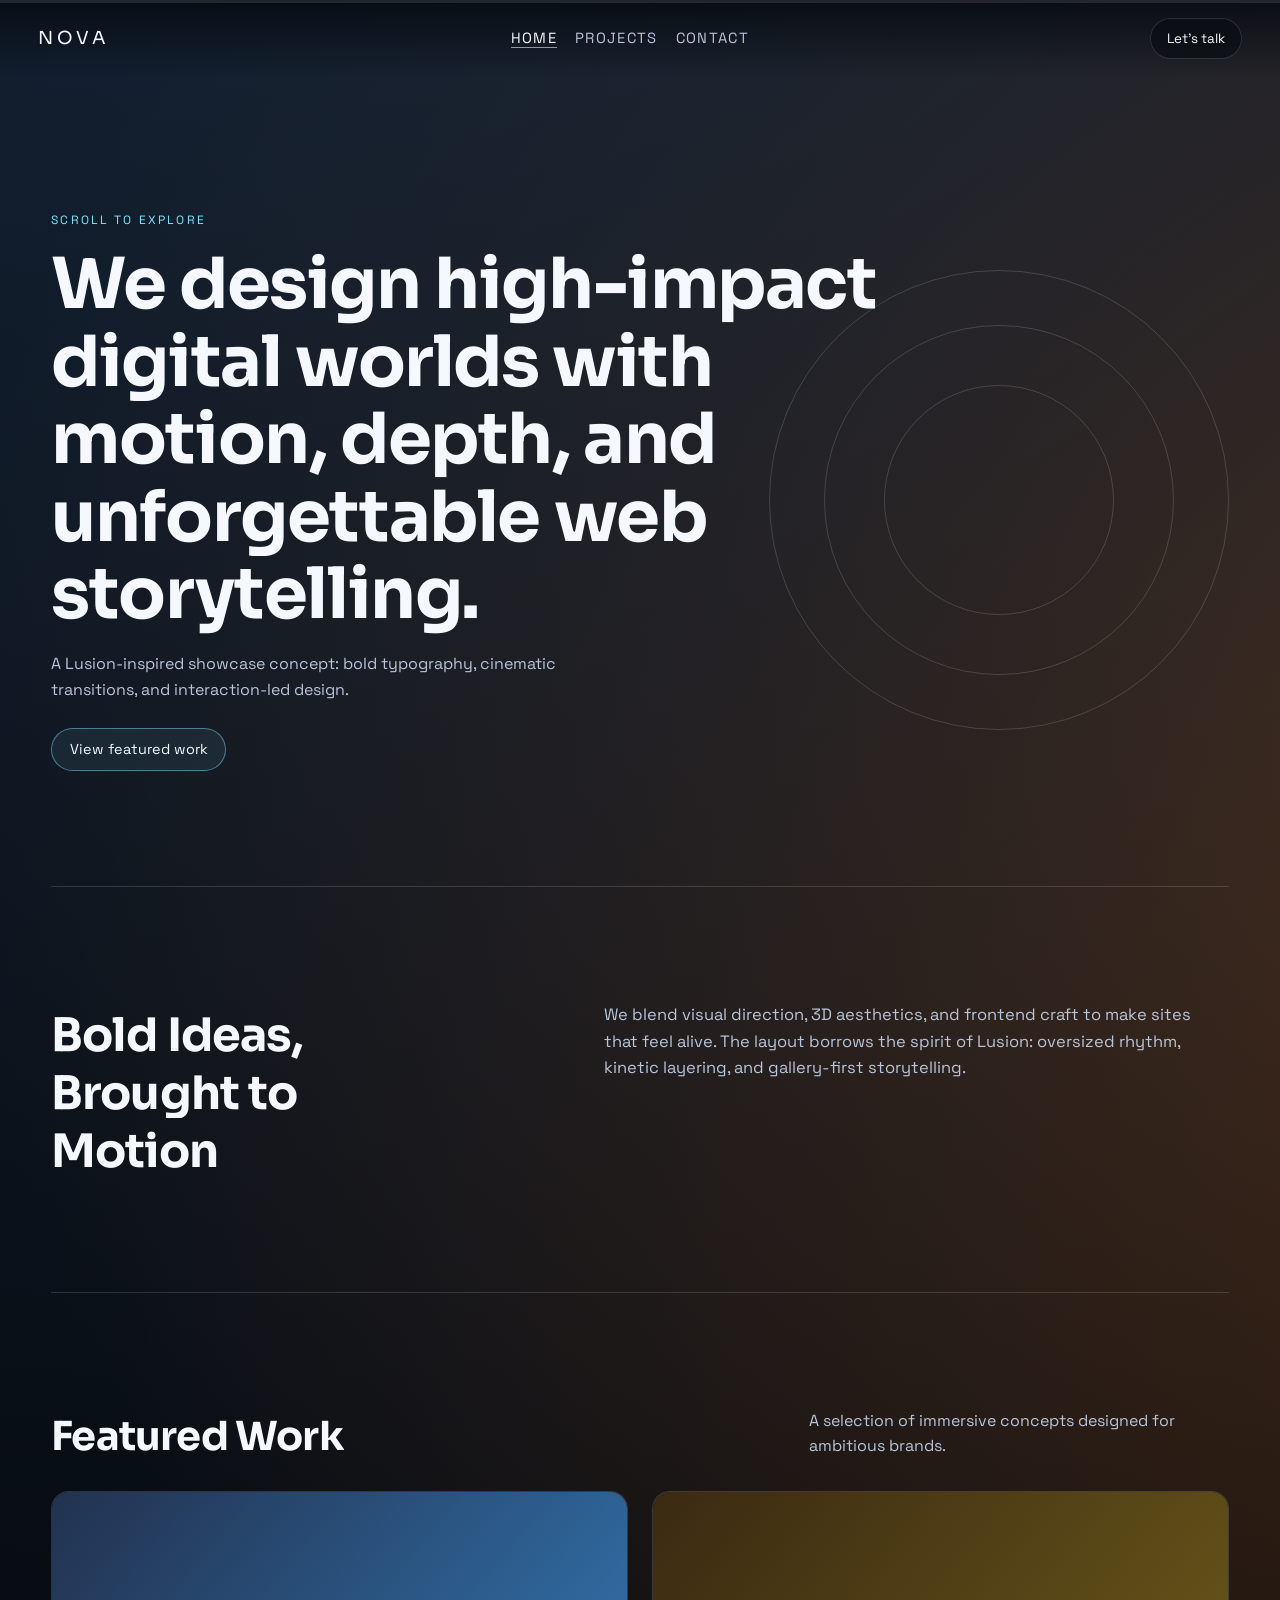
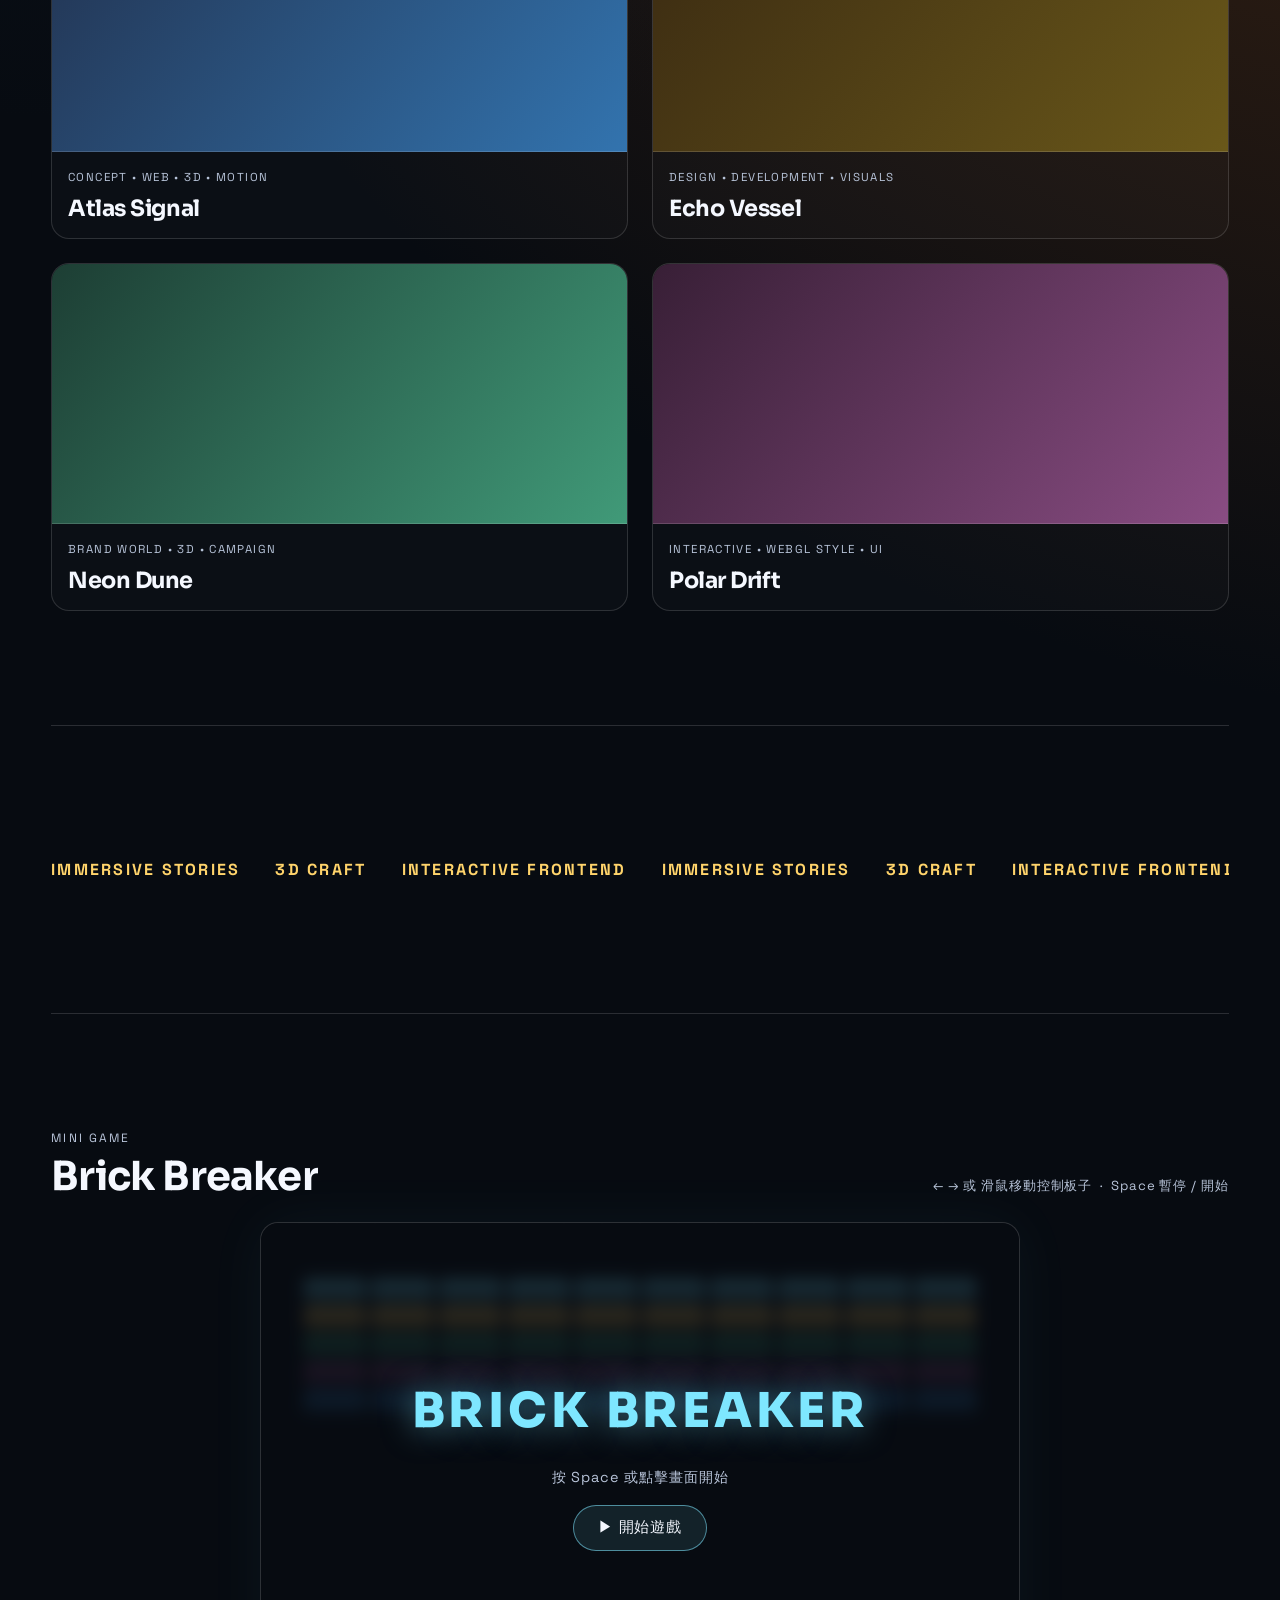
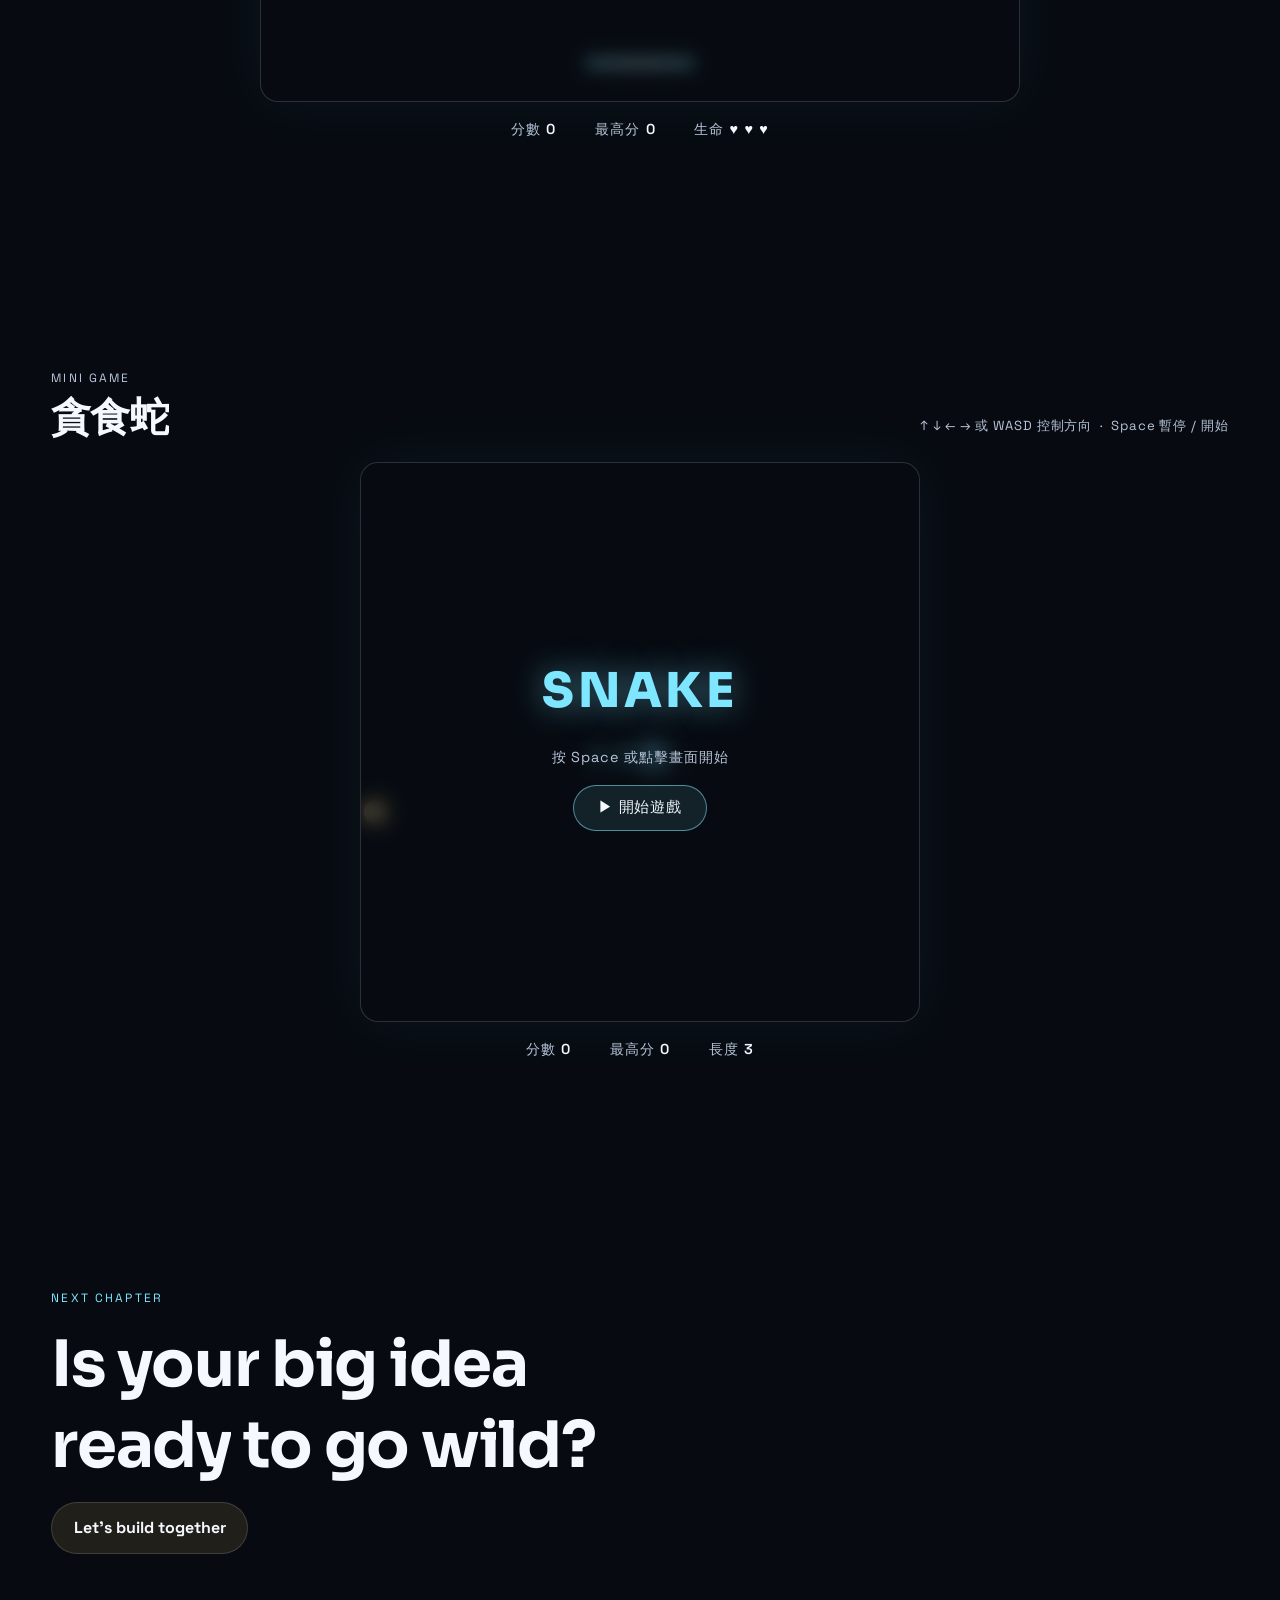
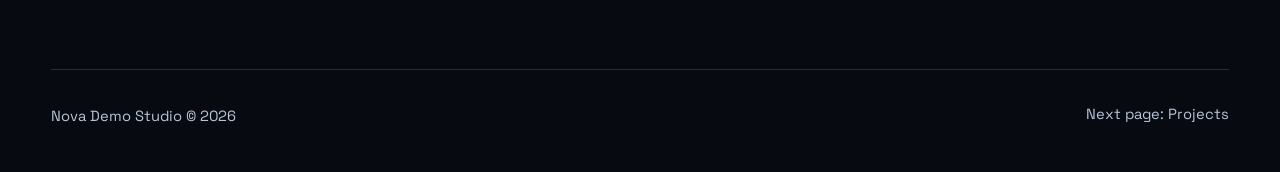
<file: index.html>
<!DOCTYPE html>
<html lang="en">
<head>
  <meta charset="UTF-8">
  <meta name="viewport" content="width=device-width, initial-scale=1.0">
  <title>Nova Immersive Studio</title>
  <meta name="description" content="Immersive 3D-inspired web storytelling studio demo.">
  <link rel="preconnect" href="https://fonts.googleapis.com">
  <link rel="preconnect" href="https://fonts.gstatic.com" crossorigin>
  <link href="https://fonts.googleapis.com/css2?family=Sora:wght@300;400;600;700;800&family=Space+Grotesk:wght@400;500;700&display=swap" rel="stylesheet">
  <link rel="stylesheet" href="./styles.css">
</head>
<body data-page="home">
  <div class="page-transition" aria-hidden="true"></div>
  <div class="cursor-dot" aria-hidden="true"></div>
  <div class="cursor-ring" aria-hidden="true"></div>
  <canvas id="ambient-canvas" aria-hidden="true"></canvas>
  <div class="grain" aria-hidden="true"></div>

  <header class="site-header" id="site-header">
    <a class="logo" href="./index.html">NOVA</a>
    <nav class="site-nav">
      <a class="active" href="./index.html">Home</a>
      <a href="./projects.html">Projects</a>
      <a href="#contact">Contact</a>
    </nav>
    <a class="talk-btn magnetic" href="mailto:hello@nova.studio">Let's talk</a>
  </header>

  <main>
    <section class="hero section reveal">
      <p class="eyebrow">SCROLL TO EXPLORE</p>
      <h1>
        We design high-impact digital worlds with motion, depth, and unforgettable web storytelling.
      </h1>
      <p class="hero-sub">
        A Lusion-inspired showcase concept: bold typography, cinematic transitions, and interaction-led design.
      </p>
      <a class="pill-link magnetic" href="./projects.html">View featured work</a>
      <div class="hero-orbits" aria-hidden="true">
        <span></span><span></span><span></span>
      </div>
    </section>

    <section class="intro section reveal">
      <h2>Bold Ideas, Brought to Motion</h2>
      <p>
        We blend visual direction, 3D aesthetics, and frontend craft to make sites that feel alive.
        The layout borrows the spirit of Lusion: oversized rhythm, kinetic layering, and gallery-first storytelling.
      </p>
    </section>

    <section class="featured section">
      <div class="section-head reveal">
        <h3>Featured Work</h3>
        <p>A selection of immersive concepts designed for ambitious brands.</p>
      </div>

      <div class="project-grid">
        <article class="project-card reveal" data-parallax="0.09">
          <div class="project-media color-a"></div>
          <p class="project-meta">CONCEPT • WEB • 3D • MOTION</p>
          <h4>Atlas Signal</h4>
        </article>
        <article class="project-card reveal" data-parallax="0.06">
          <div class="project-media color-b"></div>
          <p class="project-meta">DESIGN • DEVELOPMENT • VISUALS</p>
          <h4>Echo Vessel</h4>
        </article>
        <article class="project-card reveal" data-parallax="0.08">
          <div class="project-media color-c"></div>
          <p class="project-meta">BRAND WORLD • 3D • CAMPAIGN</p>
          <h4>Neon Dune</h4>
        </article>
        <article class="project-card reveal" data-parallax="0.05">
          <div class="project-media color-d"></div>
          <p class="project-meta">INTERACTIVE • WEBGL STYLE • UI</p>
          <h4>Polar Drift</h4>
        </article>
      </div>
    </section>

    <section class="marquee section">
      <div class="marquee-track" aria-hidden="true">
        <span>IMMERSIVE STORIES</span>
        <span>3D CRAFT</span>
        <span>INTERACTIVE FRONTEND</span>
        <span>IMMERSIVE STORIES</span>
        <span>3D CRAFT</span>
        <span>INTERACTIVE FRONTEND</span>
      </div>
    </section>

    <section class="game-section section reveal" id="game">
      <div class="section-head">
        <div>
          <p class="eyebrow">MINI GAME</p>
          <h3>Brick Breaker</h3>
        </div>
        <p class="game-hint">← → 或 滑鼠移動控制板子 &nbsp;·&nbsp; Space 暫停 / 開始</p>
      </div>
      <div class="game-wrapper">
        <canvas id="breakout-canvas" width="760" height="480" tabindex="0" aria-label="打磚塊遊戲"></canvas>
        <div class="game-overlay" id="game-overlay">
          <p class="game-overlay-title" id="overlay-title">BRICK BREAKER</p>
          <p class="game-overlay-sub" id="overlay-sub">按 Space 或點擊畫面開始</p>
          <button class="game-start-btn" id="game-start-btn">▶ 開始遊戲</button>
        </div>
      </div>
      <div class="game-stats" aria-live="polite">
        <span>分數 <strong id="score-display">0</strong></span>
        <span>最高分 <strong id="hiscore-display">0</strong></span>
        <span>生命 <strong id="lives-display">♥ ♥ ♥</strong></span>
      </div>
    </section>

    <section class="game-section snake-section section reveal" id="snake">
      <div class="section-head">
        <div>
          <p class="eyebrow">MINI GAME</p>
          <h3>貪食蛇</h3>
        </div>
        <p class="game-hint">↑ ↓ ← → 或 WASD 控制方向 &nbsp;·&nbsp; Space 暫停 / 開始</p>
      </div>
      <div class="game-wrapper snake-wrapper">
        <canvas id="snake-canvas" width="560" height="560" tabindex="0" aria-label="貪食蛇遊戲"></canvas>
        <div class="game-overlay" id="snake-overlay">
          <p class="game-overlay-title" id="snake-overlay-title">SNAKE</p>
          <p class="game-overlay-sub" id="snake-overlay-sub">按 Space 或點擊畫面開始</p>
          <button class="game-start-btn" id="snake-start-btn">▶ 開始遊戲</button>
        </div>
      </div>
      <div class="game-stats" aria-live="polite">
        <span>分數 <strong id="snake-score-display">0</strong></span>
        <span>最高分 <strong id="snake-hiscore-display">0</strong></span>
        <span>長度 <strong id="snake-length-display">1</strong></span>
      </div>
    </section>

    <section class="cta section reveal" id="contact">
      <p class="eyebrow">NEXT CHAPTER</p>
      <h2>Is your big idea ready to go wild?</h2>
      <a class="talk-giant magnetic" href="mailto:business@nova.studio">Let's build together</a>
    </section>
  </main>

  <footer class="site-footer">
    <p>Nova Demo Studio © 2026</p>
    <a href="./projects.html">Next page: Projects</a>
  </footer>

  <div class="scroll-progress" aria-hidden="true"><span id="scroll-progress-bar"></span></div>
  <script src="./main.js"></script>
  <script>
  /* ── Snake Game ── */
  (function () {
    const canvas = document.getElementById('snake-canvas');
    const ctx = canvas.getContext('2d');
    const overlay = document.getElementById('snake-overlay');
    const overlayTitle = document.getElementById('snake-overlay-title');
    const overlaySub = document.getElementById('snake-overlay-sub');
    const startBtn = document.getElementById('snake-start-btn');
    const scoreEl = document.getElementById('snake-score-display');
    const hiscoreEl = document.getElementById('snake-hiscore-display');
    const lengthEl = document.getElementById('snake-length-display');

    const COLS = 20, ROWS = 20;
    const W = 560, H = 560;
    const CELL = W / COLS; // 28px

    let state = 'idle'; // idle | running | paused | over | win
    let score = 0, hiScore = 0;
    let snake = [], dir = { x: 1, y: 0 }, nextDir = { x: 1, y: 0 };
    let food = {};
    let rafId, lastTime = 0, stepAccum = 0, stepInterval = 130;

    function resetGame() {
      const cx = Math.floor(COLS / 2);
      const cy = Math.floor(ROWS / 2);
      snake = [{ x: cx, y: cy }, { x: cx - 1, y: cy }, { x: cx - 2, y: cy }];
      dir = { x: 1, y: 0 };
      nextDir = { x: 1, y: 0 };
      score = 0;
      stepInterval = 130;
      stepAccum = 0;
      placeFood();
      updateUI();
    }

    function placeFood() {
      let pos;
      do {
        pos = { x: Math.floor(Math.random() * COLS), y: Math.floor(Math.random() * ROWS) };
      } while (snake.some(s => s.x === pos.x && s.y === pos.y));
      food = pos;
    }

    function setState(s) {
      state = s;
      if (s === 'running') {
        overlay.classList.add('hidden');
        canvas.focus();
        lastTime = performance.now();
        cancelAnimationFrame(rafId);
        rafId = requestAnimationFrame(loop);
      } else if (s === 'paused') {
        overlayTitle.textContent = 'PAUSED';
        overlaySub.textContent = '按 Space 或點擊繼續';
        startBtn.textContent = '▶ 繼續';
        overlay.classList.remove('hidden');
        cancelAnimationFrame(rafId);
      } else if (s === 'over') {
        if (score > hiScore) { hiScore = score; hiscoreEl.textContent = hiScore; }
        overlayTitle.textContent = 'GAME OVER';
        overlaySub.textContent = `得分：${score}`;
        startBtn.textContent = '↺ 再玩一次';
        overlay.classList.remove('hidden');
        cancelAnimationFrame(rafId);
      } else {
        overlayTitle.textContent = 'SNAKE';
        overlaySub.textContent = '按 Space 或點擊畫面開始';
        startBtn.textContent = '▶ 開始遊戲';
        overlay.classList.remove('hidden');
      }
    }

    function startGame() {
      resetGame();
      setState('running');
    }

    function updateUI() {
      scoreEl.textContent = score;
      hiscoreEl.textContent = hiScore;
      lengthEl.textContent = snake.length;
    }

    /* ── game loop ── */
    function loop(ts) {
      const dt = Math.min(ts - lastTime, 200);
      lastTime = ts;
      stepAccum += dt;
      if (stepAccum >= stepInterval) {
        stepAccum -= stepInterval;
        step();
      }
      if (state === 'running') {
        draw();
        rafId = requestAnimationFrame(loop);
      }
    }

    function step() {
      dir = nextDir;
      const head = { x: snake[0].x + dir.x, y: snake[0].y + dir.y };

      if (head.x < 0 || head.x >= COLS || head.y < 0 || head.y >= ROWS) {
        draw();
        setState('over');
        return;
      }
      if (snake.some(s => s.x === head.x && s.y === head.y)) {
        draw();
        setState('over');
        return;
      }

      snake.unshift(head);

      if (head.x === food.x && head.y === food.y) {
        score += 10;
        stepInterval = Math.max(55, stepInterval - 3);
        placeFood();
        updateUI();
      } else {
        snake.pop();
      }
    }

    /* ── rendering ── */
    function draw() {
      ctx.clearRect(0, 0, W, H);

      /* background grid */
      ctx.strokeStyle = 'rgba(255,255,255,0.035)';
      ctx.lineWidth = 1;
      for (let x = 0; x <= W; x += CELL) { ctx.beginPath(); ctx.moveTo(x, 0); ctx.lineTo(x, H); ctx.stroke(); }
      for (let y = 0; y <= H; y += CELL) { ctx.beginPath(); ctx.moveTo(0, y); ctx.lineTo(W, y); ctx.stroke(); }

      /* food */
      const fx = food.x * CELL + CELL / 2;
      const fy = food.y * CELL + CELL / 2;
      ctx.shadowColor = '#ffd46b';
      ctx.shadowBlur = 18;
      const fg = ctx.createRadialGradient(fx - 2, fy - 2, 1, fx, fy, CELL / 2 - 3);
      fg.addColorStop(0, '#fff7d6');
      fg.addColorStop(1, '#ffd46b');
      ctx.fillStyle = fg;
      ctx.beginPath();
      ctx.arc(fx, fy, CELL / 2 - 3, 0, Math.PI * 2);
      ctx.fill();
      ctx.shadowBlur = 0;

      /* snake */
      const len = snake.length;
      snake.forEach((seg, i) => {
        const x = seg.x * CELL;
        const y = seg.y * CELL;
        const fade = 1 - (i / len) * 0.55;
        const pad = i === 0 ? 1 : 2;
        const r = i === 0 ? 8 : 5;

        if (i === 0) {
          ctx.shadowColor = '#7ee7ff';
          ctx.shadowBlur = 22;
          const grd = ctx.createLinearGradient(x, y, x + CELL, y + CELL);
          grd.addColorStop(0, `rgba(126,231,255,${fade})`);
          grd.addColorStop(1, `rgba(58,155,181,${fade})`);
          ctx.fillStyle = grd;
        } else {
          ctx.shadowBlur = 0;
          const grd = ctx.createLinearGradient(x, y, x + CELL, y + CELL);
          grd.addColorStop(0, `rgba(68,163,127,${fade})`);
          grd.addColorStop(1, `rgba(52,122,184,${fade * 0.75})`);
          ctx.fillStyle = grd;
        }

        roundRect(ctx, x + pad, y + pad, CELL - pad * 2, CELL - pad * 2, r);
        ctx.fill();
      });
      ctx.shadowBlur = 0;
    }

    function roundRect(c, x, y, w, h, r) {
      c.beginPath();
      c.moveTo(x + r, y);
      c.lineTo(x + w - r, y);
      c.quadraticCurveTo(x + w, y, x + w, y + r);
      c.lineTo(x + w, y + h - r);
      c.quadraticCurveTo(x + w, y + h, x + w - r, y + h);
      c.lineTo(x + r, y + h);
      c.quadraticCurveTo(x, y + h, x, y + h - r);
      c.lineTo(x, y + r);
      c.quadraticCurveTo(x, y, x + r, y);
      c.closePath();
    }

    /* ── input ── */
    const DIR_MAP = {
      'ArrowUp': { x: 0, y: -1 }, 'KeyW': { x: 0, y: -1 },
      'ArrowDown': { x: 0, y: 1 }, 'KeyS': { x: 0, y: 1 },
      'ArrowLeft': { x: -1, y: 0 }, 'KeyA': { x: -1, y: 0 },
      'ArrowRight': { x: 1, y: 0 }, 'KeyD': { x: 1, y: 0 }
    };

    let snakeSectionVisible = false;
    new IntersectionObserver(entries => {
      snakeSectionVisible = entries[0].isIntersecting;
    }, { threshold: 0.3 }).observe(document.getElementById('snake'));

    document.addEventListener('keydown', e => {
      const d = DIR_MAP[e.code];
      if (d && state === 'running') {
        if (d.x !== -dir.x || d.y !== -dir.y) {
          nextDir = d;
          e.preventDefault();
        }
      }
      if (e.code === 'Space' && snakeSectionVisible) {
        e.preventDefault();
        if (state === 'idle' || state === 'over') startGame();
        else if (state === 'running') setState('paused');
        else if (state === 'paused') setState('running');
      }
    });

    canvas.addEventListener('click', () => {
      if (state === 'idle' || state === 'over') startGame();
      else if (state === 'running') setState('paused');
      else if (state === 'paused') setState('running');
    });

    startBtn.addEventListener('click', e => {
      e.stopPropagation();
      if (state === 'idle' || state === 'over') startGame();
      else if (state === 'paused') setState('running');
    });

    /* touch swipe */
    let touchStartX = 0, touchStartY = 0;
    canvas.addEventListener('touchstart', e => {
      touchStartX = e.touches[0].clientX;
      touchStartY = e.touches[0].clientY;
    }, { passive: true });
    canvas.addEventListener('touchend', e => {
      if (state !== 'running') return;
      const dx = e.changedTouches[0].clientX - touchStartX;
      const dy = e.changedTouches[0].clientY - touchStartY;
      if (Math.abs(dx) < 10 && Math.abs(dy) < 10) return;
      if (Math.abs(dx) > Math.abs(dy)) {
        const d = dx > 0 ? { x: 1, y: 0 } : { x: -1, y: 0 };
        if (d.x !== -dir.x || d.y !== -dir.y) nextDir = d;
      } else {
        const d = dy > 0 ? { x: 0, y: 1 } : { x: 0, y: -1 };
        if (d.x !== -dir.x || d.y !== -dir.y) nextDir = d;
      }
    }, { passive: true });

    /* initial static draw */
    resetGame();
    draw();
  })();
  </script>
  <script>
  /* ── Breakout Game ── */
  (function () {
    const canvas = document.getElementById('breakout-canvas');
    const ctx = canvas.getContext('2d');
    const overlay = document.getElementById('game-overlay');
    const overlayTitle = document.getElementById('overlay-title');
    const overlaySub = document.getElementById('overlay-sub');
    const startBtn = document.getElementById('game-start-btn');
    const scoreEl = document.getElementById('score-display');
    const hiscoreEl = document.getElementById('hiscore-display');
    const livesEl = document.getElementById('lives-display');

    const W = 760, H = 480;
    const BRICK_COLS = 10, BRICK_ROWS = 5;
    const BRICK_W = 62, BRICK_H = 22, BRICK_GAP = 6;
    const BRICK_OFFSET_X = (W - (BRICK_COLS * (BRICK_W + BRICK_GAP) - BRICK_GAP)) / 2;
    const BRICK_OFFSET_Y = 56;

    const PADDLE_W = 110, PADDLE_H = 12, PADDLE_Y = H - 44;
    const BALL_R = 8;
    const COLORS = [
      '#7ee7ff','#ffd46b','#44a37f','#91518a','#347ab8',
      '#aa8846','#679844','#6e5c1a','#347ab8','#44a37f'
    ];

    let state = 'idle'; // idle | running | paused | over | win
    let score = 0, hiScore = 0, lives = 3;
    let paddle = { x: W / 2 - PADDLE_W / 2, vx: 0 };
    let ball = {};
    let bricks = [];
    let mouseX = null;
    let keys = {};
    let rafId;
    let lastTime = 0;

    function resetBall() {
      ball = {
        x: W / 2,
        y: PADDLE_Y - BALL_R - 2,
        vx: (Math.random() < 0.5 ? 1 : -1) * 4.2,
        vy: -4.8,
        speed: 1
      };
    }

    function resetPaddle() {
      paddle.x = W / 2 - PADDLE_W / 2;
    }

    function buildBricks() {
      bricks = [];
      for (let r = 0; r < BRICK_ROWS; r++) {
        for (let c = 0; c < BRICK_COLS; c++) {
          bricks.push({
            x: BRICK_OFFSET_X + c * (BRICK_W + BRICK_GAP),
            y: BRICK_OFFSET_Y + r * (BRICK_H + BRICK_GAP),
            alive: true,
            color: COLORS[r],
            flash: 0
          });
        }
      }
    }

    function startGame() {
      score = 0;
      lives = 3;
      resetPaddle();
      resetBall();
      buildBricks();
      updateUI();
      setState('running');
    }

    function setState(s) {
      state = s;
      if (s === 'running') {
        overlay.classList.add('hidden');
        canvas.focus();
        lastTime = performance.now();
        cancelAnimationFrame(rafId);
        rafId = requestAnimationFrame(loop);
      } else if (s === 'paused') {
        overlayTitle.textContent = 'PAUSED';
        overlaySub.textContent = '按 Space 或點擊繼續';
        startBtn.textContent = '▶ 繼續';
        overlay.classList.remove('hidden');
        cancelAnimationFrame(rafId);
      } else if (s === 'over') {
        if (score > hiScore) { hiScore = score; hiscoreEl.textContent = hiScore; }
        overlayTitle.textContent = 'GAME OVER';
        overlaySub.textContent = `得分：${score}`;
        startBtn.textContent = '↺ 再玩一次';
        overlay.classList.remove('hidden');
        cancelAnimationFrame(rafId);
      } else if (s === 'win') {
        if (score > hiScore) { hiScore = score; hiscoreEl.textContent = hiScore; }
        overlayTitle.textContent = '🎉 YOU WIN!';
        overlaySub.textContent = `完美得分：${score}`;
        startBtn.textContent = '↺ 再玩一次';
        overlay.classList.remove('hidden');
        cancelAnimationFrame(rafId);
      } else {
        overlayTitle.textContent = 'BRICK BREAKER';
        overlaySub.textContent = '按 Space 或點擊畫面開始';
        startBtn.textContent = '▶ 開始遊戲';
        overlay.classList.remove('hidden');
      }
    }

    function updateUI() {
      scoreEl.textContent = score;
      hiscoreEl.textContent = hiScore;
      livesEl.textContent = '♥ '.repeat(lives).trim();
    }

    /* ── input ── */
    document.addEventListener('keydown', e => {
      keys[e.code] = true;
      if ((e.code === 'Space') && canvas.closest('#game')) {
        e.preventDefault();
        if (state === 'idle' || state === 'over' || state === 'win') startGame();
        else if (state === 'running') setState('paused');
        else if (state === 'paused') setState('running');
      }
    });
    document.addEventListener('keyup', e => { keys[e.code] = false; });

    canvas.addEventListener('mousemove', e => {
      const rect = canvas.getBoundingClientRect();
      const scaleX = W / rect.width;
      mouseX = (e.clientX - rect.left) * scaleX;
    });
    canvas.addEventListener('mouseleave', () => { mouseX = null; });

    canvas.addEventListener('click', () => {
      if (state === 'idle' || state === 'over' || state === 'win') startGame();
      else if (state === 'running') setState('paused');
      else if (state === 'paused') setState('running');
    });

    canvas.addEventListener('touchmove', e => {
      e.preventDefault();
      const rect = canvas.getBoundingClientRect();
      const scaleX = W / rect.width;
      mouseX = (e.touches[0].clientX - rect.left) * scaleX;
    }, { passive: false });

    startBtn.addEventListener('click', e => {
      e.stopPropagation();
      if (state === 'idle' || state === 'over' || state === 'win') startGame();
      else if (state === 'paused') setState('running');
    });

    /* ── physics ── */
    function loop(ts) {
      const dt = Math.min((ts - lastTime) / 16.667, 3);
      lastTime = ts;
      update(dt);
      draw();
      if (state === 'running') rafId = requestAnimationFrame(loop);
    }

    function update(dt) {
      /* paddle */
      const speed = 9 * dt;
      if (mouseX !== null) {
        const target = mouseX - PADDLE_W / 2;
        paddle.x += (target - paddle.x) * 0.18 * dt * 3.5;
      } else {
        if (keys['ArrowLeft'] || keys['KeyA']) paddle.x -= speed;
        if (keys['ArrowRight'] || keys['KeyD']) paddle.x += speed;
      }
      paddle.x = Math.max(0, Math.min(W - PADDLE_W, paddle.x));

      /* ball */
      const spd = 1 + score * 0.002;
      ball.x += ball.vx * spd * dt;
      ball.y += ball.vy * spd * dt;

      /* walls */
      if (ball.x - BALL_R < 0) { ball.x = BALL_R; ball.vx = Math.abs(ball.vx); }
      if (ball.x + BALL_R > W) { ball.x = W - BALL_R; ball.vx = -Math.abs(ball.vx); }
      if (ball.y - BALL_R < 0) { ball.y = BALL_R; ball.vy = Math.abs(ball.vy); }

      /* ball falls */
      if (ball.y + BALL_R > H + 20) {
        lives--;
        updateUI();
        if (lives <= 0) { setState('over'); return; }
        resetPaddle();
        resetBall();
      }

      /* paddle collision */
      if (
        ball.vy > 0 &&
        ball.y + BALL_R >= PADDLE_Y &&
        ball.y + BALL_R <= PADDLE_Y + PADDLE_H + 4 &&
        ball.x >= paddle.x - 4 &&
        ball.x <= paddle.x + PADDLE_W + 4
      ) {
        ball.vy = -Math.abs(ball.vy);
        const hit = (ball.x - (paddle.x + PADDLE_W / 2)) / (PADDLE_W / 2);
        ball.vx = hit * 6.5;
        ball.y = PADDLE_Y - BALL_R - 1;
      }

      /* brick collision */
      let allDead = true;
      for (const b of bricks) {
        if (!b.alive) continue;
        allDead = false;
        if (
          ball.x + BALL_R > b.x &&
          ball.x - BALL_R < b.x + BRICK_W &&
          ball.y + BALL_R > b.y &&
          ball.y - BALL_R < b.y + BRICK_H
        ) {
          b.alive = false;
          b.flash = 1;
          score += 10;
          updateUI();

          const overlapL = (ball.x + BALL_R) - b.x;
          const overlapR = (b.x + BRICK_W) - (ball.x - BALL_R);
          const overlapT = (ball.y + BALL_R) - b.y;
          const overlapB = (b.y + BRICK_H) - (ball.y - BALL_R);
          const minH = Math.min(overlapL, overlapR);
          const minV = Math.min(overlapT, overlapB);
          if (minH < minV) ball.vx = -ball.vx;
          else ball.vy = -ball.vy;
          break;
        }
      }
      if (allDead) { setState('win'); return; }
    }

    /* ── rendering ── */
    function draw() {
      ctx.clearRect(0, 0, W, H);

      /* background grid */
      ctx.strokeStyle = 'rgba(255,255,255,0.035)';
      ctx.lineWidth = 1;
      for (let x = 0; x < W; x += 38) { ctx.beginPath(); ctx.moveTo(x, 0); ctx.lineTo(x, H); ctx.stroke(); }
      for (let y = 0; y < H; y += 38) { ctx.beginPath(); ctx.moveTo(0, y); ctx.lineTo(W, y); ctx.stroke(); }

      /* bricks */
      for (const b of bricks) {
        if (!b.alive) continue;
        const grd = ctx.createLinearGradient(b.x, b.y, b.x, b.y + BRICK_H);
        grd.addColorStop(0, b.color + 'cc');
        grd.addColorStop(1, b.color + '66');
        ctx.fillStyle = grd;
        roundRect(ctx, b.x, b.y, BRICK_W, BRICK_H, 5);
        ctx.fill();
        ctx.strokeStyle = b.color + '88';
        ctx.lineWidth = 1;
        ctx.stroke();
      }

      /* paddle */
      const pg = ctx.createLinearGradient(paddle.x, PADDLE_Y, paddle.x + PADDLE_W, PADDLE_Y);
      pg.addColorStop(0, '#7ee7ff');
      pg.addColorStop(0.5, '#ffffff');
      pg.addColorStop(1, '#7ee7ff');
      ctx.fillStyle = pg;
      roundRect(ctx, paddle.x, PADDLE_Y, PADDLE_W, PADDLE_H, 6);
      ctx.fill();

      /* paddle glow */
      ctx.shadowColor = '#7ee7ff';
      ctx.shadowBlur = 18;
      ctx.fillStyle = 'rgba(126,231,255,0.25)';
      roundRect(ctx, paddle.x, PADDLE_Y, PADDLE_W, PADDLE_H, 6);
      ctx.fill();
      ctx.shadowBlur = 0;

      /* ball */
      ctx.shadowColor = '#7ee7ff';
      ctx.shadowBlur = 22;
      const bg = ctx.createRadialGradient(ball.x - 2, ball.y - 2, 1, ball.x, ball.y, BALL_R);
      bg.addColorStop(0, '#ffffff');
      bg.addColorStop(0.5, '#7ee7ff');
      bg.addColorStop(1, '#3a9bb5');
      ctx.fillStyle = bg;
      ctx.beginPath();
      ctx.arc(ball.x, ball.y, BALL_R, 0, Math.PI * 2);
      ctx.fill();
      ctx.shadowBlur = 0;

      /* mouse cursor dot on canvas */
      if (mouseX !== null) {
        ctx.fillStyle = 'rgba(126,231,255,0.35)';
        ctx.beginPath();
        ctx.arc(mouseX, PADDLE_Y + PADDLE_H / 2, 5, 0, Math.PI * 2);
        ctx.fill();
      }
    }

    function roundRect(ctx, x, y, w, h, r) {
      ctx.beginPath();
      ctx.moveTo(x + r, y);
      ctx.lineTo(x + w - r, y);
      ctx.quadraticCurveTo(x + w, y, x + w, y + r);
      ctx.lineTo(x + w, y + h - r);
      ctx.quadraticCurveTo(x + w, y + h, x + w - r, y + h);
      ctx.lineTo(x + r, y + h);
      ctx.quadraticCurveTo(x, y + h, x, y + h - r);
      ctx.lineTo(x, y + r);
      ctx.quadraticCurveTo(x, y, x + r, y);
      ctx.closePath();
    }

    /* initial static draw */
    buildBricks();
    draw();
  })();
  </script>
</body>
</html>
</file>
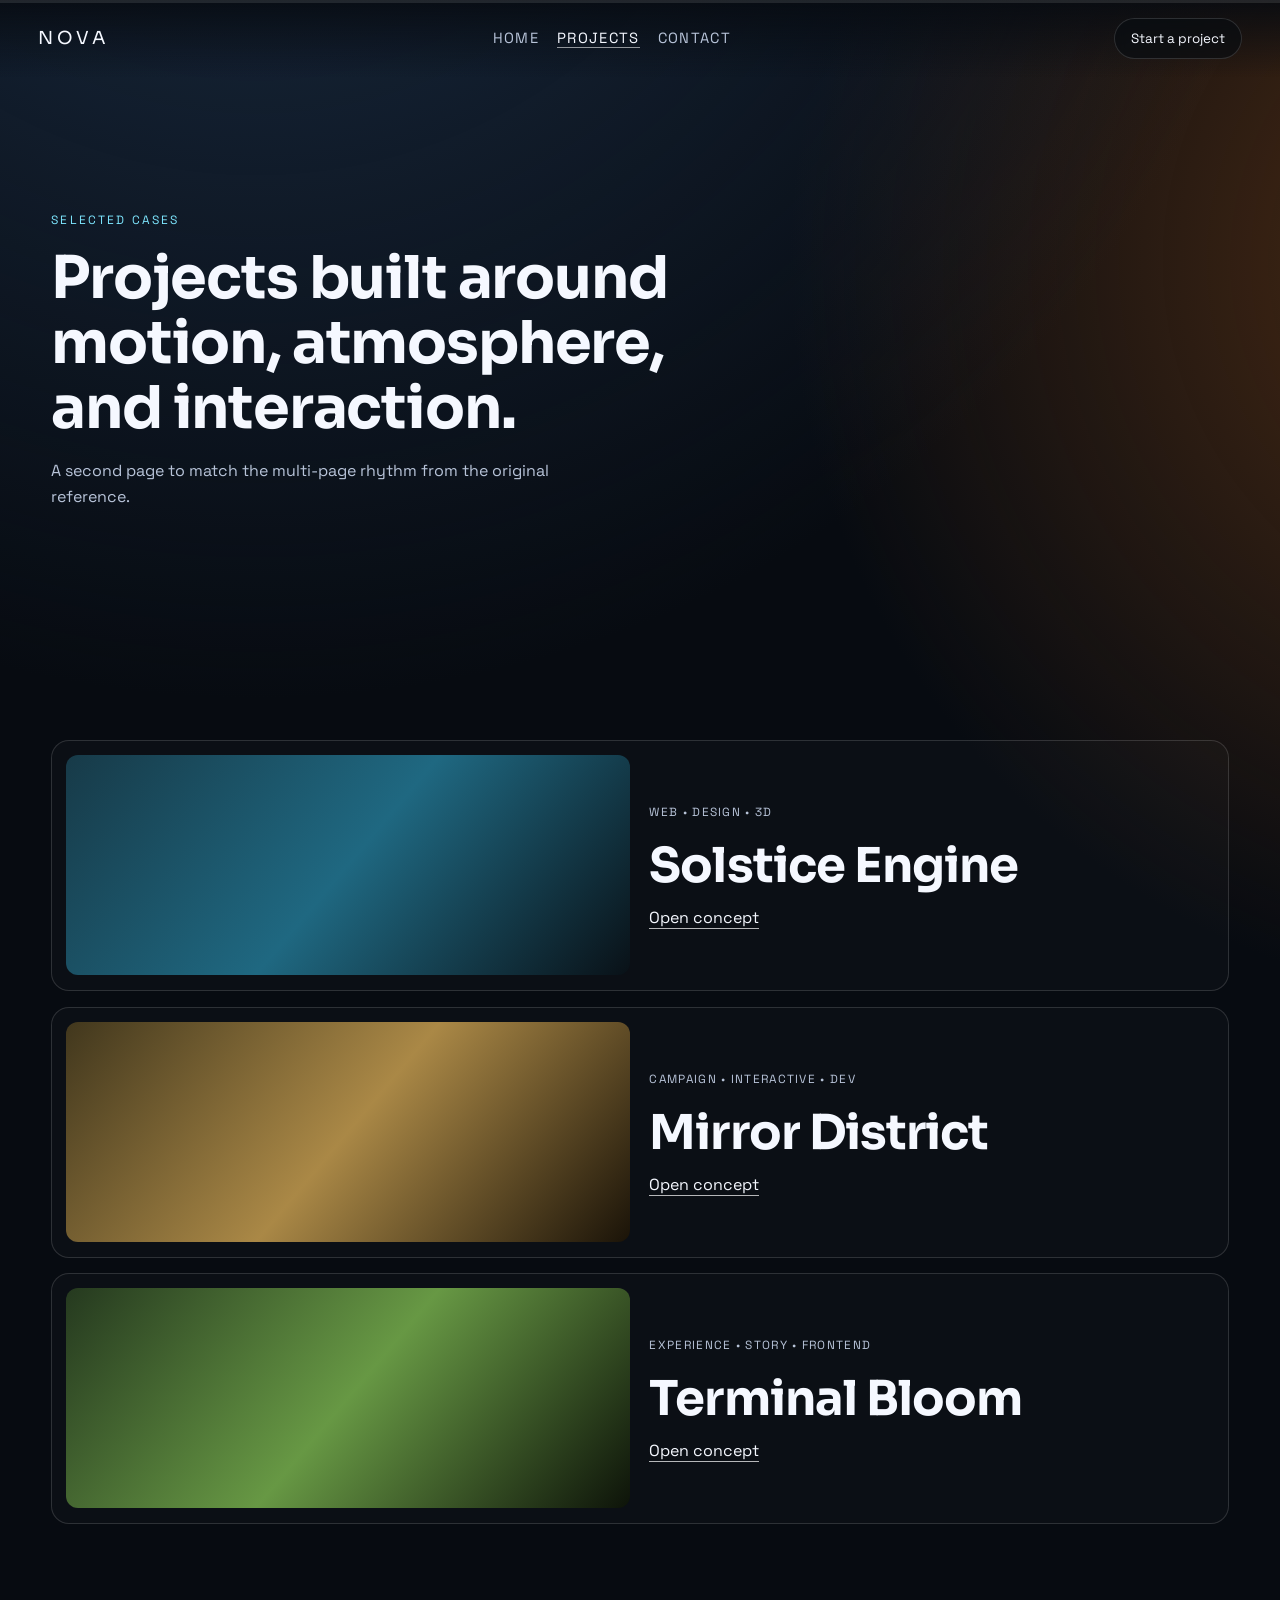
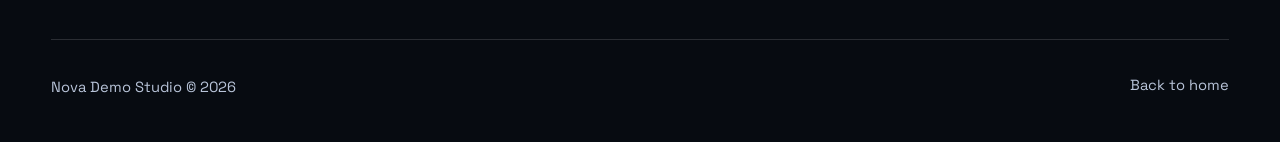
<file: projects.html>
<!DOCTYPE html>
<html lang="en">
<head>
  <meta charset="UTF-8">
  <meta name="viewport" content="width=device-width, initial-scale=1.0">
  <title>Nova Projects</title>
  <meta name="description" content="Project grid page for immersive studio demo.">
  <link rel="preconnect" href="https://fonts.googleapis.com">
  <link rel="preconnect" href="https://fonts.gstatic.com" crossorigin>
  <link href="https://fonts.googleapis.com/css2?family=Sora:wght@300;400;600;700;800&family=Space+Grotesk:wght@400;500;700&display=swap" rel="stylesheet">
  <link rel="stylesheet" href="./styles.css">
</head>
<body data-page="projects">
  <div class="page-transition" aria-hidden="true"></div>
  <div class="cursor-dot" aria-hidden="true"></div>
  <div class="cursor-ring" aria-hidden="true"></div>
  <canvas id="ambient-canvas" aria-hidden="true"></canvas>
  <div class="grain" aria-hidden="true"></div>

  <header class="site-header" id="site-header">
    <a class="logo" href="./index.html">NOVA</a>
    <nav class="site-nav">
      <a href="./index.html">Home</a>
      <a class="active" href="./projects.html">Projects</a>
      <a href="mailto:hello@nova.studio">Contact</a>
    </nav>
    <a class="talk-btn magnetic" href="mailto:hello@nova.studio">Start a project</a>
  </header>

  <main class="projects-page">
    <section class="hero compact section reveal">
      <p class="eyebrow">SELECTED CASES</p>
      <h1>Projects built around motion, atmosphere, and interaction.</h1>
      <p class="hero-sub">A second page to match the multi-page rhythm from the original reference.</p>
    </section>

    <section class="projects-list section">
      <article class="project-row reveal" data-parallax="0.07">
        <div class="row-visual color-e"></div>
        <div class="row-content">
          <p>WEB • DESIGN • 3D</p>
          <h2>Solstice Engine</h2>
          <a class="inline-link" href="./index.html">Open concept</a>
        </div>
      </article>

      <article class="project-row reveal" data-parallax="0.04">
        <div class="row-visual color-f"></div>
        <div class="row-content">
          <p>CAMPAIGN • INTERACTIVE • DEV</p>
          <h2>Mirror District</h2>
          <a class="inline-link" href="./index.html">Open concept</a>
        </div>
      </article>

      <article class="project-row reveal" data-parallax="0.06">
        <div class="row-visual color-g"></div>
        <div class="row-content">
          <p>EXPERIENCE • STORY • FRONTEND</p>
          <h2>Terminal Bloom</h2>
          <a class="inline-link" href="./index.html">Open concept</a>
        </div>
      </article>
    </section>
  </main>

  <footer class="site-footer">
    <p>Nova Demo Studio © 2026</p>
    <a href="./index.html">Back to home</a>
  </footer>

  <div class="scroll-progress" aria-hidden="true"><span id="scroll-progress-bar"></span></div>
  <script src="./main.js"></script>
</body>
</html>
</file>
<file: styles.css>
:root {
  --bg: #070b11;
  --bg-soft: #101723;
  --surface: #131f30;
  --text: #f5f8ff;
  --muted: #b8c4d9;
  --line: rgba(255, 255, 255, 0.14);
  --accent: #7ee7ff;
  --accent-2: #ffd46b;
  --maxw: 1180px;
}

* {
  box-sizing: border-box;
}

html,
body {
  margin: 0;
  padding: 0;
  background: radial-gradient(circle at 20% -20%, #1a2c43 0%, transparent 45%),
    radial-gradient(circle at 120% 15%, #4e2c13 0%, transparent 35%),
    var(--bg);
  color: var(--text);
  font-family: "Space Grotesk", "Segoe UI", sans-serif;
  min-height: 100%;
}

body {
  overflow-x: hidden;
}

h1,
h2,
h3,
h4 {
  font-family: "Sora", "Segoe UI", sans-serif;
  letter-spacing: -0.02em;
  margin: 0;
}

p {
  margin: 0;
  line-height: 1.6;
}

a {
  color: inherit;
  text-decoration: none;
}

#ambient-canvas {
  position: fixed;
  inset: 0;
  width: 100%;
  height: 100%;
  z-index: -3;
}

.grain {
  position: fixed;
  inset: 0;
  z-index: -2;
  pointer-events: none;
  opacity: 0.15;
  background-image: radial-gradient(rgba(255, 255, 255, 0.28) 0.45px, transparent 0.45px);
  background-size: 4px 4px;
}

.site-header {
  position: fixed;
  top: 0;
  left: 0;
  right: 0;
  display: flex;
  align-items: center;
  justify-content: space-between;
  padding: 18px clamp(16px, 3vw, 38px);
  z-index: 40;
  background: linear-gradient(to bottom, rgba(7, 11, 17, 0.88), rgba(7, 11, 17, 0));
}

.logo {
  font-family: "Sora", sans-serif;
  font-size: 1.12rem;
  letter-spacing: 0.22em;
}

.site-nav {
  display: flex;
  gap: 18px;
  align-items: center;
}

.site-nav a {
  color: var(--muted);
  font-size: 0.92rem;
  text-transform: uppercase;
  letter-spacing: 0.09em;
  border-bottom: 1px solid transparent;
  transition: 0.3s ease;
}

.site-nav a:hover,
.site-nav a.active {
  color: var(--text);
  border-bottom-color: rgba(255, 255, 255, 0.55);
}

.talk-btn {
  border: 1px solid var(--line);
  border-radius: 999px;
  padding: 0.68rem 1rem;
  font-size: 0.84rem;
  background: rgba(8, 12, 18, 0.6);
  backdrop-filter: blur(6px);
  transition: 0.28s ease;
}

.talk-btn:hover {
  border-color: rgba(255, 255, 255, 0.6);
  transform: translateY(-2px);
}

main {
  width: min(var(--maxw), 92vw);
  margin: 0 auto;
  padding-top: 96px;
}

.section {
  position: relative;
  padding: clamp(58px, 9vw, 128px) 0;
}

.hero h1 {
  font-size: clamp(2rem, 5.5vw, 5rem);
  max-width: 16ch;
  line-height: 1.03;
  margin-top: 1rem;
}

.hero.compact h1 {
  font-size: clamp(1.9rem, 4.6vw, 4rem);
  max-width: 14ch;
}

.eyebrow {
  color: var(--accent);
  letter-spacing: 0.18em;
  text-transform: uppercase;
  font-size: 0.75rem;
}

.hero-sub {
  max-width: 58ch;
  margin-top: 1.1rem;
  color: var(--muted);
}

.pill-link {
  display: inline-flex;
  align-items: center;
  margin-top: 1.6rem;
  border-radius: 999px;
  border: 1px solid rgba(126, 231, 255, 0.45);
  padding: 0.72rem 1.1rem;
  font-size: 0.9rem;
  background: rgba(126, 231, 255, 0.08);
}

.hero-orbits {
  position: absolute;
  right: 0;
  top: 22%;
  width: min(36vw, 460px);
  aspect-ratio: 1;
  pointer-events: none;
}

.hero-orbits span {
  position: absolute;
  inset: 0;
  border-radius: 50%;
  border: 1px solid rgba(255, 255, 255, 0.15);
  animation: spin 18s linear infinite;
}

.hero-orbits span:nth-child(2) {
  inset: 12%;
  animation-duration: 13s;
  animation-direction: reverse;
}

.hero-orbits span:nth-child(3) {
  inset: 25%;
  animation-duration: 9s;
}

@keyframes spin {
  to {
    transform: rotate(360deg);
  }
}

.intro {
  display: grid;
  grid-template-columns: 1fr 1.2fr;
  gap: 2rem;
  border-top: 1px solid var(--line);
  border-bottom: 1px solid var(--line);
}

.intro h2 {
  font-size: clamp(1.5rem, 3.6vw, 3rem);
  max-width: 12ch;
}

.intro p {
  color: var(--muted);
  font-size: 1.03rem;
}

.section-head {
  display: flex;
  justify-content: space-between;
  align-items: end;
  gap: 1rem;
  margin-bottom: 2rem;
}

.section-head h3 {
  font-size: clamp(1.35rem, 3.2vw, 2.5rem);
}

.section-head p {
  max-width: 42ch;
  color: var(--muted);
}

.project-grid {
  display: grid;
  grid-template-columns: repeat(2, minmax(0, 1fr));
  gap: clamp(14px, 2vw, 24px);
}

.project-card {
  border: 1px solid var(--line);
  border-radius: 18px;
  overflow: hidden;
  background: rgba(255, 255, 255, 0.02);
  transition: transform 0.35s ease, border-color 0.35s ease;
}

.project-card:hover {
  transform: translateY(-6px);
  border-color: rgba(255, 255, 255, 0.48);
}

.project-media {
  height: 260px;
  border-bottom: 1px solid var(--line);
  background-size: 220% 220%;
  animation: drift 11s ease-in-out infinite;
}

@keyframes drift {
  0%,
  100% {
    background-position: 0% 50%;
  }
  50% {
    background-position: 100% 50%;
  }
}

.color-a { background-image: linear-gradient(130deg, #22324f, #347ab8, #0d1119); }
.color-b { background-image: linear-gradient(130deg, #3a2a12, #6e5c1a, #15100a); }
.color-c { background-image: linear-gradient(130deg, #1d3e34, #44a37f, #061812); }
.color-d { background-image: linear-gradient(130deg, #381f36, #91518a, #120914); }
.color-e { background-image: linear-gradient(130deg, #173a48, #1f6881, #091117); }
.color-f { background-image: linear-gradient(130deg, #41371d, #aa8846, #1a1308); }
.color-g { background-image: linear-gradient(130deg, #25391f, #679844, #0d1309); }

.project-meta {
  margin: 1rem 1rem 0.45rem;
  font-size: 0.72rem;
  letter-spacing: 0.12em;
  text-transform: uppercase;
  color: var(--muted);
}

.project-card h4 {
  margin: 0 1rem 1rem;
  font-size: 1.4rem;
}

.marquee {
  border-top: 1px solid var(--line);
  border-bottom: 1px solid var(--line);
  overflow: hidden;
}

.marquee-track {
  display: flex;
  gap: 2.2rem;
  width: max-content;
  padding: 1.1rem 0;
  animation: marquee 24s linear infinite;
}

.marquee-track span {
  letter-spacing: 0.14em;
  color: var(--accent-2);
  text-transform: uppercase;
  font-weight: 700;
}

@keyframes marquee {
  to {
    transform: translateX(-50%);
  }
}

.cta h2 {
  max-width: 12ch;
  font-size: clamp(1.8rem, 5vw, 4rem);
  margin: 0.7rem 0 1.3rem;
}

.talk-giant {
  display: inline-flex;
  border-radius: 999px;
  border: 1px solid var(--line);
  padding: 0.9rem 1.35rem;
  font-weight: 700;
  background: rgba(255, 212, 107, 0.1);
}

.projects-list {
  display: grid;
  gap: 1rem;
}

.project-row {
  display: grid;
  grid-template-columns: 1fr 1fr;
  gap: 1.2rem;
  border: 1px solid var(--line);
  border-radius: 18px;
  padding: 0.9rem;
  background: rgba(255, 255, 255, 0.02);
}

.row-visual {
  min-height: 220px;
  border-radius: 12px;
}

.row-content {
  align-self: center;
}

.row-content p {
  color: var(--muted);
  letter-spacing: 0.11em;
  text-transform: uppercase;
  font-size: 0.74rem;
}

.row-content h2 {
  margin: 0.65rem 0 0.9rem;
  font-size: clamp(1.5rem, 3.8vw, 3rem);
}

.inline-link {
  border-bottom: 1px solid rgba(255, 255, 255, 0.7);
}

.site-footer {
  width: min(var(--maxw), 92vw);
  margin: 0 auto;
  padding: 2.2rem 0 2.7rem;
  border-top: 1px solid var(--line);
  display: flex;
  justify-content: space-between;
  color: var(--muted);
  font-size: 0.92rem;
}

.scroll-progress {
  position: fixed;
  left: 0;
  top: 0;
  width: 100%;
  height: 3px;
  z-index: 80;
  background: rgba(255, 255, 255, 0.1);
}

#scroll-progress-bar {
  display: block;
  height: 100%;
  width: 0;
  background: linear-gradient(90deg, var(--accent), #ffffff);
}

.reveal {
  opacity: 0;
  transform: translateY(30px);
  transition: opacity 0.8s ease, transform 0.8s ease;
}

.reveal.visible {
  opacity: 1;
  transform: none;
}

/* ── Breakout Game ── */
.game-section .section-head {
  align-items: flex-start;
  flex-direction: column;
  gap: 0.5rem;
  margin-bottom: 1.4rem;
}

@media (min-width: 600px) {
  .game-section .section-head {
    flex-direction: row;
    align-items: flex-end;
  }
}

.game-hint {
  color: var(--muted);
  font-size: 0.82rem;
  letter-spacing: 0.07em;
  margin-bottom: 0.2rem;
}

.game-wrapper {
  position: relative;
  width: 100%;
  max-width: 760px;
  margin: 0 auto;
  border: 1px solid var(--line);
  border-radius: 18px;
  overflow: hidden;
  background: rgba(255,255,255,0.02);
  box-shadow: 0 0 60px rgba(126, 231, 255, 0.05);
}

#breakout-canvas,
#snake-canvas {
  display: block;
  width: 100%;
  height: auto;
  cursor: none;
  outline: none;
  border-radius: 18px;
}

/* ── Snake Game ── */
.snake-wrapper {
  max-width: 560px;
}

#snake-canvas {
  aspect-ratio: 1 / 1;
}

.game-overlay {
  position: absolute;
  inset: 0;
  display: flex;
  flex-direction: column;
  align-items: center;
  justify-content: center;
  gap: 1rem;
  background: rgba(7, 11, 17, 0.78);
  backdrop-filter: blur(8px);
  border-radius: 18px;
  transition: opacity 0.4s ease;
  z-index: 10;
}

.game-overlay.hidden {
  opacity: 0;
  pointer-events: none;
}

.game-overlay-title {
  font-family: "Sora", sans-serif;
  font-size: clamp(1.6rem, 5vw, 3rem);
  font-weight: 800;
  letter-spacing: 0.08em;
  color: var(--accent);
  text-shadow: 0 0 32px rgba(126,231,255,0.5);
}

.game-overlay-sub {
  color: var(--muted);
  font-size: 0.9rem;
  letter-spacing: 0.06em;
}

.game-start-btn {
  border: 1px solid rgba(126, 231, 255, 0.55);
  border-radius: 999px;
  padding: 0.72rem 1.5rem;
  font-size: 0.95rem;
  font-family: "Space Grotesk", sans-serif;
  background: rgba(126, 231, 255, 0.1);
  color: var(--text);
  cursor: pointer;
  transition: 0.25s ease;
  letter-spacing: 0.05em;
}

.game-start-btn:hover {
  background: rgba(126, 231, 255, 0.22);
  transform: translateY(-2px);
}

.game-stats {
  display: flex;
  justify-content: center;
  gap: 2.4rem;
  margin-top: 1.1rem;
  font-size: 0.9rem;
  color: var(--muted);
  letter-spacing: 0.08em;
  text-transform: uppercase;
}

.game-stats strong {
  color: var(--text);
  font-weight: 600;
}

@media (max-width: 980px) {
  .site-nav {
    display: none;
  }

  .hero-orbits {
    width: 52vw;
    top: 12%;
    opacity: 0.45;
  }

  .intro {
    grid-template-columns: 1fr;
  }

  .project-grid,
  .project-row {
    grid-template-columns: 1fr;
  }

  .project-media,
  .row-visual {
    min-height: 200px;
  }

  .site-footer {
    flex-direction: column;
    gap: 0.6rem;
  }
}

/* ── Custom Cursor ── */
@media (pointer: fine) {
  body,
  a,
  button {
    cursor: none;
  }
}

.cursor-dot,
.cursor-ring {
  position: fixed;
  top: 0;
  left: 0;
  border-radius: 50%;
  pointer-events: none;
  z-index: 9999;
  opacity: 0;
  transform: translate(-50%, -50%);
  transition: opacity 0.3s ease;
  will-change: transform;
}

.cursor-dot {
  width: 6px;
  height: 6px;
  background: #fff;
}

.cursor-ring {
  z-index: 9998;
  width: 36px;
  height: 36px;
  border: 1.5px solid rgba(126, 231, 255, 0.7);
  transition: width 0.22s ease, height 0.22s ease, border-color 0.22s ease, opacity 0.3s ease;
}

.cursor-ring.hovered {
  width: 58px;
  height: 58px;
  border-color: rgba(126, 231, 255, 1);
}

.cursor-ring.clicking {
  width: 24px;
  height: 24px;
  background: rgba(126, 231, 255, 0.15);
}

/* ── Page Transition ── */
.page-transition {
  position: fixed;
  inset: 0;
  z-index: 300;
  background: #070b11;
  transform: translateY(0%);
  transition: transform 0.7s cubic-bezier(0.76, 0, 0.24, 1);
  pointer-events: none;
}

.page-transition.revealed {
  transform: translateY(-100%);
}

.page-transition.covering {
  transform: translateY(0%);
  pointer-events: all;
}

/* ── Split-text Word Reveal ── */
.word-wrap {
  display: inline-block;
  overflow: hidden;
  vertical-align: bottom;
  line-height: 1.1;
}

.word {
  display: inline-block;
  transform: translateY(105%);
  opacity: 0;
  transition: transform 0.75s cubic-bezier(0.16, 1, 0.3, 1),
    opacity 0.5s ease;
}

.word.visible {
  transform: translateY(0);
  opacity: 1;
}

/* ── Header Scroll Behavior ── */
.site-header {
  transition: transform 0.4s ease, background 0.4s ease, padding 0.35s ease,
    box-shadow 0.35s ease;
}

.site-header.scrolled {
  background: rgba(7, 11, 17, 0.92);
  backdrop-filter: blur(14px);
  box-shadow: 0 1px 0 rgba(255, 255, 255, 0.06);
  padding-top: 12px;
  padding-bottom: 12px;
}

.site-header.hidden {
  transform: translateY(-100%);
}

/* ── 3D Card Tilt ── */
.project-card,
.project-row {
  transform-style: preserve-3d;
  transition: border-color 0.35s ease;
  will-change: transform;
}

.project-card:hover,
.project-row:hover {
  border-color: rgba(255, 255, 255, 0.48);
}

/* ── Stagger Reveal for grid items ── */
.project-grid .project-card:nth-child(1) { transition-delay: 0s; }
.project-grid .project-card:nth-child(2) { transition-delay: 0.1s; }
.project-grid .project-card:nth-child(3) { transition-delay: 0.2s; }
.project-grid .project-card:nth-child(4) { transition-delay: 0.3s; }

.projects-list .project-row:nth-child(1) { transition-delay: 0s; }
.projects-list .project-row:nth-child(2) { transition-delay: 0.12s; }
.projects-list .project-row:nth-child(3) { transition-delay: 0.24s; }

/* ── Enhanced Link hover ── */
.pill-link,
.talk-giant,
.talk-btn {
  transition: transform 0.3s cubic-bezier(0.16, 1, 0.3, 1),
    border-color 0.28s ease, background 0.28s ease, box-shadow 0.28s ease;
}

.pill-link:hover {
  transform: translateY(-3px);
  border-color: rgba(126, 231, 255, 0.9);
  background: rgba(126, 231, 255, 0.14);
  box-shadow: 0 8px 24px rgba(126, 231, 255, 0.12);
}

.talk-giant:hover {
  transform: translateY(-3px);
  border-color: rgba(255, 212, 107, 0.7);
  background: rgba(255, 212, 107, 0.16);
  box-shadow: 0 8px 28px rgba(255, 212, 107, 0.12);
}
</file>
